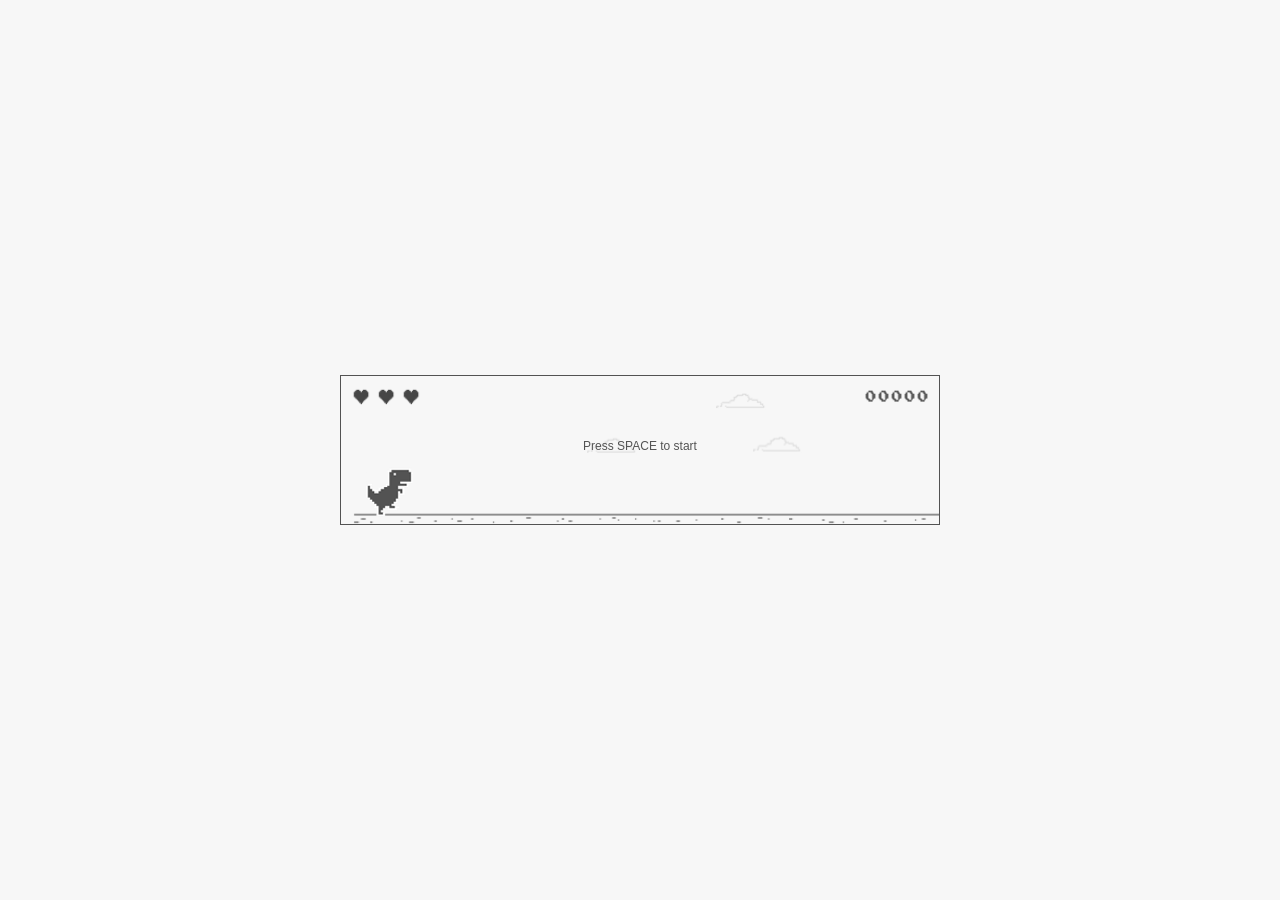
<file: index.html>
<!DOCTYPE html>
<html lang="ko">
<head>
    <meta charset="UTF-8">
    <meta name="viewport" content="width=device-width, initial-scale=1.0, maximum-scale=1.0, user-scalable=no">
    <meta name="apple-mobile-web-app-capable" content="yes">
    <meta name="mobile-web-app-capable" content="yes">
    <title>공룡 게임</title>
    <style>
        * {
            margin: 0;
            padding: 0;
            box-sizing: border-box;
            -webkit-tap-highlight-color: transparent;
        }

        html, body {
            width: 100%;
            height: 100%;
            overflow: hidden;
            position: fixed;
            touch-action: none;
        }

        body {
            font-family: 'Courier New', Courier, monospace;
            background: #f7f7f7;
            display: flex;
            justify-content: center;
            align-items: center;
        }

        #gameContainer {
            position: relative;
            width: 100%;
            max-width: 800px;
            display: flex;
            flex-direction: column;
            align-items: center;
            justify-content: center;
        }

        #gameCanvas {
            display: block;
            width: 100%;
            height: auto;
            max-width: 800px;
            image-rendering: pixelated;
            image-rendering: crisp-edges;
            border: 1px solid #535353;
            touch-action: none;
        }

        #mobileControls {
            display: none;
            position: fixed;
            bottom: 20px;
            left: 50%;
            transform: translateX(-50%);
            gap: 20px;
            z-index: 1000;
        }

        .control-hint {
            background: rgba(83, 83, 83, 0.8);
            color: white;
            padding: 10px 20px;
            border-radius: 8px;
            font-size: 14px;
            text-align: center;
        }

        @media (max-width: 800px) {
            #mobileControls {
                display: flex;
            }

            #gameCanvas {
                border: none;
            }
        }

        @media (orientation: portrait) {
            body {
                align-items: flex-start;
                padding-top: 20px;
            }
        }
    </style>
</head>
<body>
    <div id="gameContainer">
        <canvas id="gameCanvas"></canvas>
        <div id="mobileControls">
            <div class="control-hint">위쪽 탭: 점프 | 아래쪽 탭: 숙이기</div>
        </div>
    </div>
    <script src="game.js"></script>
</body>
</html>
</file>
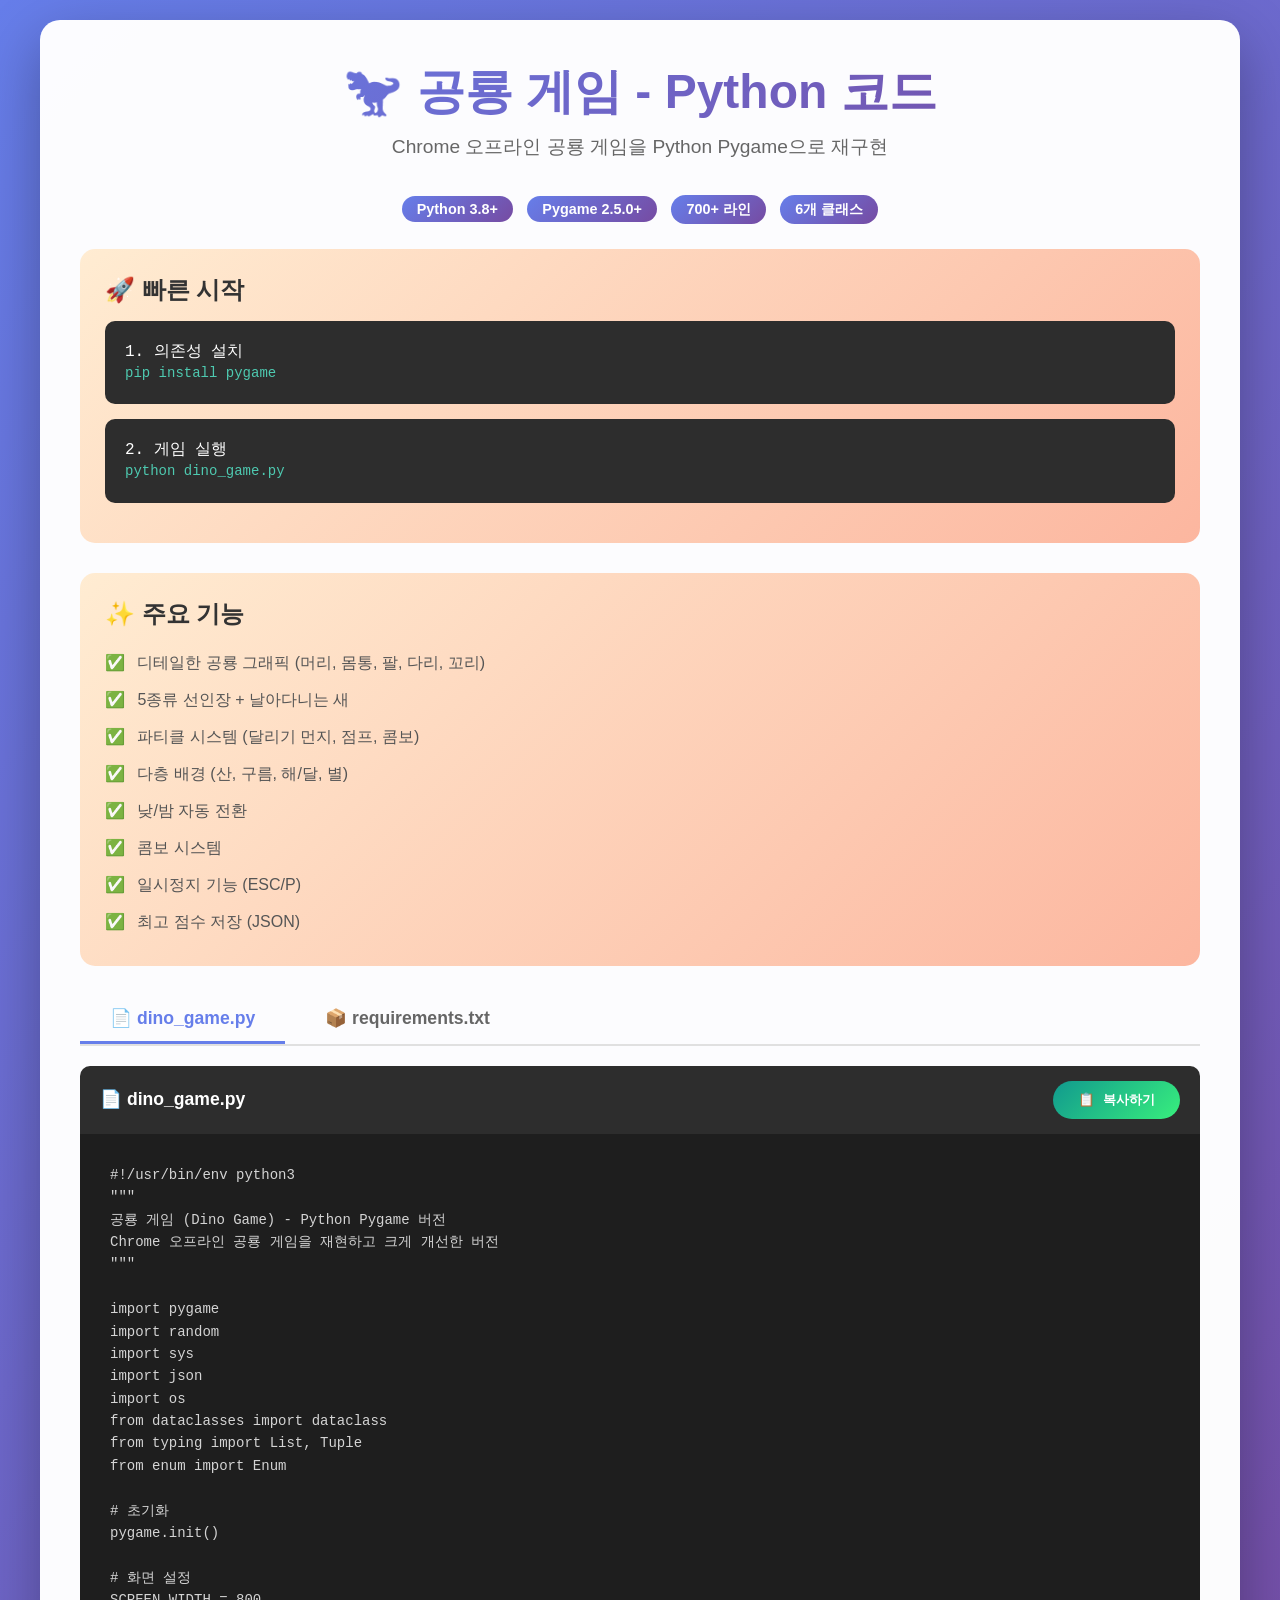
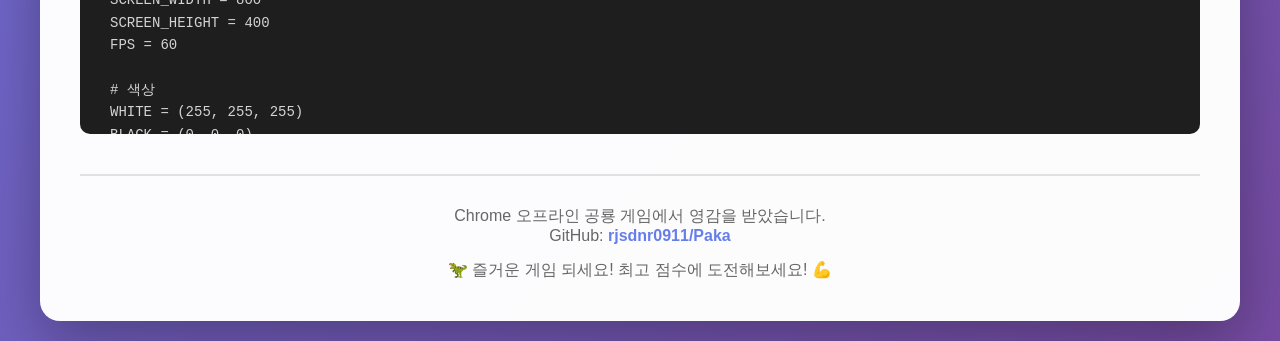
<file: code-viewer.html>
<!DOCTYPE html>
<html lang="ko">
<head>
    <meta charset="UTF-8">
    <meta name="viewport" content="width=device-width, initial-scale=1.0">
    <title>🦖 공룡 게임 - Python 코드</title>
    <style>
        * {
            margin: 0;
            padding: 0;
            box-sizing: border-box;
        }

        body {
            font-family: 'Segoe UI', Tahoma, Geneva, Verdana, sans-serif;
            background: linear-gradient(135deg, #667eea 0%, #764ba2 100%);
            padding: 20px;
            min-height: 100vh;
        }

        .container {
            max-width: 1200px;
            margin: 0 auto;
            background: rgba(255, 255, 255, 0.98);
            border-radius: 20px;
            box-shadow: 0 20px 60px rgba(0, 0, 0, 0.3);
            padding: 40px;
        }

        h1 {
            text-align: center;
            background: linear-gradient(135deg, #667eea 0%, #764ba2 100%);
            -webkit-background-clip: text;
            -webkit-text-fill-color: transparent;
            background-clip: text;
            font-size: 3em;
            margin-bottom: 10px;
            font-weight: 900;
        }

        .subtitle {
            text-align: center;
            color: #666;
            font-size: 1.2em;
            margin-bottom: 30px;
        }

        .tabs {
            display: flex;
            gap: 10px;
            margin-bottom: 20px;
            border-bottom: 2px solid #e0e0e0;
        }

        .tab {
            padding: 12px 30px;
            background: transparent;
            border: none;
            cursor: pointer;
            font-size: 1.1em;
            font-weight: 600;
            color: #666;
            border-bottom: 3px solid transparent;
            transition: all 0.3s ease;
        }

        .tab:hover {
            color: #667eea;
        }

        .tab.active {
            color: #667eea;
            border-bottom-color: #667eea;
        }

        .tab-content {
            display: none;
        }

        .tab-content.active {
            display: block;
        }

        .code-header {
            display: flex;
            justify-content: space-between;
            align-items: center;
            background: #2d2d2d;
            padding: 15px 20px;
            border-radius: 10px 10px 0 0;
            margin-top: 20px;
        }

        .code-title {
            color: #fff;
            font-weight: 600;
            font-size: 1.1em;
        }

        .copy-btn {
            background: linear-gradient(135deg, #11998e 0%, #38ef7d 100%);
            color: white;
            border: none;
            padding: 10px 25px;
            border-radius: 25px;
            cursor: pointer;
            font-weight: 600;
            transition: all 0.3s ease;
            display: flex;
            align-items: center;
            gap: 8px;
        }

        .copy-btn:hover {
            transform: translateY(-2px);
            box-shadow: 0 5px 15px rgba(56, 239, 125, 0.4);
        }

        .copy-btn:active {
            transform: translateY(0);
        }

        .copy-btn.copied {
            background: linear-gradient(135deg, #f39c12 0%, #f1c40f 100%);
        }

        pre {
            margin: 0;
            background: #1e1e1e;
            padding: 30px;
            border-radius: 0 0 10px 10px;
            overflow-x: auto;
            max-height: 600px;
            overflow-y: auto;
        }

        code {
            font-family: 'Consolas', 'Monaco', 'Courier New', monospace;
            font-size: 14px;
            line-height: 1.6;
            color: #d4d4d4;
        }

        /* 간단한 신택스 하이라이팅 */
        .keyword { color: #569cd6; }
        .string { color: #ce9178; }
        .comment { color: #6a9955; }
        .function { color: #dcdcaa; }
        .number { color: #b5cea8; }

        .info-section {
            background: linear-gradient(135deg, #ffecd2 0%, #fcb69f 100%);
            padding: 25px;
            border-radius: 15px;
            margin-bottom: 30px;
        }

        .info-section h2 {
            color: #333;
            margin-bottom: 15px;
            font-size: 1.5em;
        }

        .info-section p {
            color: #555;
            line-height: 1.8;
            margin-bottom: 10px;
        }

        .info-section ul {
            list-style: none;
            padding-left: 0;
        }

        .info-section li {
            padding: 8px 0;
            color: #555;
        }

        .info-section li:before {
            content: "✅ ";
            margin-right: 8px;
        }

        .command-box {
            background: #2d2d2d;
            color: #fff;
            padding: 20px;
            border-radius: 10px;
            margin: 15px 0;
            font-family: 'Consolas', 'Monaco', 'Courier New', monospace;
        }

        .command-box code {
            color: #4ec9b0;
        }

        .badge {
            display: inline-block;
            padding: 5px 15px;
            background: linear-gradient(135deg, #667eea 0%, #764ba2 100%);
            color: white;
            border-radius: 20px;
            font-size: 0.9em;
            font-weight: 600;
            margin: 5px;
        }

        .badges {
            text-align: center;
            margin: 20px 0;
        }

        @media (max-width: 768px) {
            .container {
                padding: 20px;
            }

            h1 {
                font-size: 2em;
            }

            .tabs {
                flex-direction: column;
            }

            .tab {
                text-align: center;
            }

            pre {
                font-size: 12px;
                padding: 15px;
            }

            .code-header {
                flex-direction: column;
                gap: 10px;
            }
        }

        .footer {
            text-align: center;
            margin-top: 40px;
            padding-top: 30px;
            border-top: 2px solid #e0e0e0;
            color: #666;
        }

        .footer a {
            color: #667eea;
            text-decoration: none;
            font-weight: 600;
        }

        .footer a:hover {
            text-decoration: underline;
        }
    </style>
</head>
<body>
    <div class="container">
        <h1>🦖 공룡 게임 - Python 코드</h1>
        <p class="subtitle">Chrome 오프라인 공룡 게임을 Python Pygame으로 재구현</p>

        <div class="badges">
            <span class="badge">Python 3.8+</span>
            <span class="badge">Pygame 2.5.0+</span>
            <span class="badge">700+ 라인</span>
            <span class="badge">6개 클래스</span>
        </div>

        <div class="info-section">
            <h2>🚀 빠른 시작</h2>
            <div class="command-box">
                <div>1. 의존성 설치</div>
                <code>pip install pygame</code>
            </div>
            <div class="command-box">
                <div>2. 게임 실행</div>
                <code>python dino_game.py</code>
            </div>
        </div>

        <div class="info-section">
            <h2>✨ 주요 기능</h2>
            <ul>
                <li>디테일한 공룡 그래픽 (머리, 몸통, 팔, 다리, 꼬리)</li>
                <li>5종류 선인장 + 날아다니는 새</li>
                <li>파티클 시스템 (달리기 먼지, 점프, 콤보)</li>
                <li>다층 배경 (산, 구름, 해/달, 별)</li>
                <li>낮/밤 자동 전환</li>
                <li>콤보 시스템</li>
                <li>일시정지 기능 (ESC/P)</li>
                <li>최고 점수 저장 (JSON)</li>
            </ul>
        </div>

        <div class="tabs">
            <button class="tab active" onclick="showTab('main-code')">
                📄 dino_game.py
            </button>
            <button class="tab" onclick="showTab('requirements')">
                📦 requirements.txt
            </button>
        </div>

        <!-- dino_game.py 탭 -->
        <div id="main-code" class="tab-content active">
            <div class="code-header">
                <span class="code-title">📄 dino_game.py</span>
                <button class="copy-btn" onclick="copyCode('main-code-content')">
                    <span>📋</span>
                    <span class="btn-text">복사하기</span>
                </button>
            </div>
            <pre><code id="main-code-content">#!/usr/bin/env python3
"""
공룡 게임 (Dino Game) - Python Pygame 버전
Chrome 오프라인 공룡 게임을 재현하고 크게 개선한 버전
"""

import pygame
import random
import sys
import json
import os
from dataclasses import dataclass
from typing import List, Tuple
from enum import Enum

# 초기화
pygame.init()

# 화면 설정
SCREEN_WIDTH = 800
SCREEN_HEIGHT = 400
FPS = 60

# 색상
WHITE = (255, 255, 255)
BLACK = (0, 0, 0)
GRAY = (128, 128, 128)
DARK_GRAY = (44, 62, 80)
LIGHT_GRAY = (149, 165, 166)
GREEN = (39, 174, 96)
DARK_GREEN = (34, 153, 84)
ORANGE = (243, 156, 18)
GOLD = (241, 196, 15)
SKY_BLUE = (224, 246, 255)
NIGHT_BLUE = (44, 62, 80)
MOON_WHITE = (236, 240, 241)

# 게임 설정
GRAVITY = 0.8
JUMP_POWER = -15
GROUND_Y = 300
INITIAL_GAME_SPEED = 9


class TimeOfDay(Enum):
    """낮/밤 모드"""
    DAY = "day"
    NIGHT = "night"


@dataclass
class Particle:
    """파티클 효과"""
    x: float
    y: float
    vx: float
    vy: float
    size: float
    life: float
    decay: float
    color: Tuple[int, int, int]

    def update(self):
        self.x += self.vx
        self.y += self.vy
        self.life -= self.decay

    def draw(self, screen):
        if self.life > 0:
            alpha = int(255 * self.life)
            surf = pygame.Surface((int(self.size * 2), int(self.size * 2)), pygame.SRCALPHA)
            color_with_alpha = (*self.color, alpha)
            pygame.draw.circle(surf, color_with_alpha, (int(self.size), int(self.size)), int(self.size))
            screen.blit(surf, (int(self.x - self.size), int(self.y - self.size)))

    def is_dead(self):
        return self.life <= 0


class Dino:
    """공룡 캐릭터"""
    def __init__(self):
        self.x = 50
        self.y = GROUND_Y
        self.width = 44
        self.height = 52
        self.vy = 0
        self.grounded = True
        self.ducking = False
        self.jump_power = JUMP_POWER
        self.frame = 0

    def update(self):
        # 중력 적용
        self.vy += GRAVITY
        self.y += self.vy

        # 바닥 체크
        ground_y = GROUND_Y if not self.ducking else GROUND_Y + 26
        if self.y >= ground_y:
            self.y = ground_y
            self.vy = 0
            self.grounded = True
        else:
            self.grounded = False

        self.frame += 1

    def jump(self):
        if self.grounded and not self.ducking:
            self.vy = self.jump_power
            self.grounded = False
            return True
        return False

    def duck(self, is_ducking):
        if self.grounded:
            self.ducking = is_ducking

    def draw(self, screen):
        if self.ducking:
            # 숙인 자세
            duck_y = self.y
            # 몸통
            pygame.draw.rect(screen, DARK_GRAY, (self.x, duck_y, 50, 20))
            # 머리
            pygame.draw.rect(screen, DARK_GRAY, (self.x + 40, duck_y - 8, 20, 16))
            # 눈
            pygame.draw.rect(screen, WHITE, (self.x + 50, duck_y - 4, 4, 4))
            # 꼬리
            pygame.draw.rect(screen, GRAY, (self.x - 10, duck_y + 5, 15, 8))
        else:
            # 머리
            pygame.draw.rect(screen, DARK_GRAY, (self.x + 20, self.y, 24, 18))
            # 입
            pygame.draw.rect(screen, WHITE, (self.x + 38, self.y + 10, 6, 2))
            # 눈
            pygame.draw.rect(screen, WHITE, (self.x + 32, self.y + 4, 6, 6))
            pygame.draw.rect(screen, BLACK, (self.x + 34, self.y + 6, 2, 2))

            # 몸통
            pygame.draw.rect(screen, DARK_GRAY, (self.x + 14, self.y + 18, 26, 28))
            # 배
            pygame.draw.rect(screen, GRAY, (self.x + 18, self.y + 24, 18, 18))

            # 팔
            arm_offset = 2 if (self.frame // 3) % 2 == 0 else 0
            pygame.draw.rect(screen, DARK_GRAY, (self.x + 12, self.y + 22 + arm_offset, 8, 12))

            # 꼬리
            points = [(self.x + 10, self.y + 24), (self.x, self.y + 20), (self.x + 4, self.y + 32)]
            pygame.draw.polygon(screen, GRAY, points)

            # 다리
            leg_offset = 6 if (self.frame // 3) % 2 == 0 else 0
            # 왼쪽 다리
            pygame.draw.rect(screen, DARK_GRAY, (self.x + 16, self.y + 46, 8, 12 + leg_offset))
            pygame.draw.rect(screen, DARK_GRAY, (self.x + 14, self.y + 58 + leg_offset, 12, 4))
            # 오른쪽 다리
            pygame.draw.rect(screen, DARK_GRAY, (self.x + 28, self.y + 46, 8, 12 - leg_offset))
            pygame.draw.rect(screen, DARK_GRAY, (self.x + 26, self.y + 58 - leg_offset, 12, 4))

    def get_hitbox(self):
        if self.ducking:
            return pygame.Rect(self.x + 5, self.y, 45, 20)
        return pygame.Rect(self.x + 10, self.y + 5, 34, 52)


class Obstacle:
    """장애물 클래스"""
    def __init__(self, obstacle_type=None):
        self.x = SCREEN_WIDTH
        self.passed = False

        if obstacle_type == 'bird':
            self.type = 'bird'
            self.width = 40
            self.height = 30
            self.y = GROUND_Y - self.height - (60 if random.random() > 0.5 else 100)
            self.wing_frame = 0
        else:
            types = ['single', 'double', 'triple', 'tall', 'small']
            self.type = obstacle_type if obstacle_type in types else random.choice(types)

            if self.type == 'single':
                self.width, self.height = 20, 50
            elif self.type == 'double':
                self.width, self.height = 40, 50
            elif self.type == 'triple':
                self.width, self.height = 60, 50
            elif self.type == 'tall':
                self.width, self.height = 20, 70
            else:  # small
                self.width, self.height = 30, 30

            self.y = GROUND_Y - self.height

    def update(self, game_speed):
        self.x -= game_speed
        if self.type == 'bird':
            self.wing_frame += 0.3

    def draw(self, screen):
        if self.type == 'bird':
            # 새 그리기
            # 몸통
            pygame.draw.rect(screen, GRAY, (self.x + 10, self.y + 10, 20, 12))
            # 머리
            pygame.draw.rect(screen, GRAY, (self.x + 26, self.y + 8, 12, 10))
            # 눈
            pygame.draw.rect(screen, WHITE, (self.x + 32, self.y + 10, 3, 3))
            # 부리
            pygame.draw.rect(screen, (231, 76, 60), (self.x + 38, self.y + 12, 4, 2))

            # 날개
            wing_up = (self.wing_frame % 20) < 10
            if wing_up:
                pygame.draw.rect(screen, GRAY, (self.x + 8, self.y + 2, 18, 8))
                pygame.draw.rect(screen, GRAY, (self.x + 14, self.y + 22, 18, 8))
            else:
                pygame.draw.rect(screen, GRAY, (self.x + 8, self.y + 12, 18, 8))
                pygame.draw.rect(screen, GRAY, (self.x + 14, self.y + 12, 18, 8))
        else:
            self._draw_cactus(screen)

    def _draw_cactus(self, screen):
        if self.type == 'single':
            self._draw_single_cactus(screen, self.x, self.y, self.height)
        elif self.type == 'double':
            self._draw_single_cactus(screen, self.x, self.y, self.height)
            self._draw_single_cactus(screen, self.x + 22, self.y, self.height)
        elif self.type == 'triple':
            for i in range(3):
                self._draw_single_cactus(screen, self.x + i * 22, self.y, self.height)
        elif self.type == 'tall':
            self._draw_single_cactus(screen, self.x, self.y, self.height, tall=True)
        else:  # small
            for i in range(3):
                pygame.draw.rect(screen, GREEN, (self.x + i * 10, self.y + 10, 8, 20))
                pygame.draw.rect(screen, GREEN, (self.x + i * 10 + 2, self.y + 6, 4, 8))

    def _draw_single_cactus(self, screen, x, y, height, tall=False):
        # 메인 줄기
        pygame.draw.rect(screen, GREEN, (x + 6, y, 12, height))

        if tall:
            pygame.draw.rect(screen, GREEN, (x, y + 15, 10, 25))
            pygame.draw.rect(screen, GREEN, (x + 16, y + 20, 10, 20))
        else:
            pygame.draw.rect(screen, GREEN, (x, y + 12, 10, 20))
            pygame.draw.rect(screen, GREEN, (x, y + 12, 6, 4))
            pygame.draw.rect(screen, GREEN, (x + 14, y + 18, 10, 15))
            pygame.draw.rect(screen, GREEN, (x + 18, y + 18, 6, 4))

        # 가시
        for i in range(3):
            pygame.draw.rect(screen, DARK_GREEN, (x + 4, y + 10 + i * 12, 2, 2))
            pygame.draw.rect(screen, DARK_GREEN, (x + 16, y + 10 + i * 12, 2, 2))

    def is_off_screen(self):
        return self.x + self.width < 0

    def collides_with(self, dino):
        dino_hitbox = dino.get_hitbox()
        obstacle_hitbox = pygame.Rect(self.x + 5, self.y + 5, self.width - 10, self.height - 10)
        return dino_hitbox.colliderect(obstacle_hitbox)


class Background:
    """배경 요소"""
    def __init__(self):
        self.mountains = [
            {'x': i * 200 - 100, 'height': random.randint(60, 140), 'width': random.randint(100, 250)}
            for i in range(5)
        ]
        self.clouds = [
            {'x': random.randint(0, SCREEN_WIDTH), 'y': random.randint(30, 150), 'speed': random.uniform(1, 2)}
            for _ in range(5)
        ]
        self.stars = [
            {'x': random.randint(0, SCREEN_WIDTH), 'y': random.randint(0, GROUND_Y - 50),
             'size': random.randint(1, 3), 'twinkle': random.uniform(0, 6.28)}
            for _ in range(50)
        ]
        self.sun_angle = 0

    def update(self, game_speed, time_of_day):
        # 산 업데이트
        for mountain in self.mountains:
            mountain['x'] -= game_speed * 0.1
            if mountain['x'] + mountain['width'] < 0:
                mountain['x'] = SCREEN_WIDTH

        # 구름 업데이트
        for cloud in self.clouds:
            cloud['x'] -= cloud['speed'] * 0.6
            if cloud['x'] < -100:
                cloud['x'] = SCREEN_WIDTH + 50

        # 별 반짝임
        for star in self.stars:
            star['twinkle'] += 0.05

        self.sun_angle += 0.01

    def draw(self, screen, time_of_day, score):
        # 배경색
        if time_of_day == TimeOfDay.NIGHT:
            screen.fill(NIGHT_BLUE)
        else:
            screen.fill(SKY_BLUE)

        # 별 (밤에만)
        if time_of_day == TimeOfDay.NIGHT:
            for star in self.stars:
                alpha = int((abs(pygame.math.Vector2(1, 0).rotate(star['twinkle'] * 57.3).x) + 1) / 2 * 255)
                surf = pygame.Surface((star['size'] * 2, star['size'] * 2), pygame.SRCALPHA)
                color = (*WHITE, alpha)
                pygame.draw.circle(surf, color, (star['size'], star['size']), star['size'])
                screen.blit(surf, (star['x'], star['y']))

        # 해/달
        sun_x, sun_y = 700, 60
        if time_of_day == TimeOfDay.DAY:
            # 해
            pygame.draw.circle(screen, ORANGE, (sun_x, sun_y), 30)
            # 햇살
            for i in range(8):
                angle = (360 / 8) * i + self.sun_angle * 57.3
                rad = angle * 0.0174533
                start_x = sun_x + int(35 * pygame.math.Vector2(1, 0).rotate(angle).x)
                start_y = sun_y + int(35 * pygame.math.Vector2(1, 0).rotate(angle).y)
                end_x = sun_x + int(50 * pygame.math.Vector2(1, 0).rotate(angle).x)
                end_y = sun_y + int(50 * pygame.math.Vector2(1, 0).rotate(angle).y)
                pygame.draw.line(screen, ORANGE, (start_x, start_y), (end_x, end_y), 3)
        else:
            # 달
            pygame.draw.circle(screen, MOON_WHITE, (sun_x, sun_y), 30)
            pygame.draw.circle(screen, LIGHT_GRAY, (sun_x - 8, sun_y - 5), 6)
            pygame.draw.circle(screen, LIGHT_GRAY, (sun_x + 5, sun_y + 8), 4)

        # 산
        color = GRAY if time_of_day == TimeOfDay.NIGHT else LIGHT_GRAY
        for mountain in self.mountains:
            points = [
                (mountain['x'], GROUND_Y),
                (mountain['x'] + mountain['width'] / 2, GROUND_Y - mountain['height']),
                (mountain['x'] + mountain['width'], GROUND_Y)
            ]
            pygame.draw.polygon(screen, color, points)

        # 구름
        if time_of_day == TimeOfDay.NIGHT:
            cloud_color = (189, 195, 199, 100)
        else:
            cloud_color = (236, 240, 241, 230)

        for cloud in self.clouds:
            surf = pygame.Surface((70, 40), pygame.SRCALPHA)
            pygame.draw.circle(surf, cloud_color, (18, 20), 18)
            pygame.draw.circle(surf, cloud_color, (35, 20), 24)
            pygame.draw.circle(surf, cloud_color, (55, 20), 18)
            pygame.draw.circle(surf, cloud_color, (25, 12), 16)
            pygame.draw.circle(surf, cloud_color, (45, 12), 16)
            screen.blit(surf, (int(cloud['x']), int(cloud['y'])))


class Game:
    """메인 게임 클래스"""
    def __init__(self):
        self.screen = pygame.display.set_mode((SCREEN_WIDTH, SCREEN_HEIGHT))
        pygame.display.set_caption("🦖 공룡 게임 (Dino Game)")
        self.clock = pygame.time.Clock()
        self.font = pygame.font.Font(None, 36)
        self.big_font = pygame.font.Font(None, 72)
        self.small_font = pygame.font.Font(None, 24)

        self.reset_game()
        self.high_score = self.load_high_score()

    def reset_game(self):
        self.dino = Dino()
        self.obstacles: List[Obstacle] = []
        self.particles: List[Particle] = []
        self.background = Background()

        self.game_speed = INITIAL_GAME_SPEED
        self.score = 0
        self.combo = 0
        self.max_combo = 0
        self.obstacle_timer = 0
        self.obstacle_interval = 70
        self.time_of_day = TimeOfDay.DAY

        self.running = True
        self.game_started = False
        self.game_over = False
        self.paused = False

    def load_high_score(self):
        try:
            if os.path.exists('high_score.json'):
                with open('high_score.json', 'r') as f:
                    data = json.load(f)
                    return data.get('high_score', 0)
        except:
            pass
        return 0

    def save_high_score(self):
        try:
            with open('high_score.json', 'w') as f:
                json.dump({'high_score': self.high_score}, f)
        except:
            pass

    def spawn_obstacle(self):
        bird_chance = min(0.3, self.score / 5000)
        if random.random() < bird_chance:
            self.obstacles.append(Obstacle('bird'))
        else:
            self.obstacles.append(Obstacle())

    def create_particles(self, x, y, count, color):
        for _ in range(count):
            particle = Particle(
                x=x + random.uniform(-10, 10),
                y=y + random.uniform(-5, 5),
                vx=random.uniform(-2, -1),
                vy=random.uniform(-2, 2),
                size=random.uniform(2, 5),
                life=1.0,
                decay=random.uniform(0.01, 0.02),
                color=color
            )
            self.particles.append(particle)

    def handle_events(self):
        for event in pygame.event.get():
            if event.type == pygame.QUIT:
                self.running = False

            elif event.type == pygame.KEYDOWN:
                # 일시정지
                if event.key in (pygame.K_ESCAPE, pygame.K_p) and self.game_started and not self.game_over:
                    self.paused = not self.paused

                # 점프
                elif event.key in (pygame.K_SPACE, pygame.K_UP):
                    if not self.game_started:
                        self.game_started = True
                    elif self.game_over:
                        self.reset_game()
                        self.game_started = True
                    elif not self.paused:
                        if self.dino.jump():
                            self.create_particles(self.dino.x + 20, self.dino.y + self.dino.height, 5, LIGHT_GRAY)

                # 숙이기
                elif event.key == pygame.K_DOWN and self.game_started and not self.paused:
                    self.dino.duck(True)

            elif event.type == pygame.KEYUP:
                if event.key == pygame.K_DOWN:
                    self.dino.duck(False)

    def update(self):
        if not self.game_started or self.game_over or self.paused:
            return

        # 공룡 업데이트
        self.dino.update()

        # 배경 업데이트
        self.background.update(self.game_speed, self.time_of_day)

        # 점수 업데이트
        self.score += 1

        # 속도 증가
        if self.score % 200 == 0 and self.score > 0:
            self.game_speed += 0.8
            self.obstacle_interval = max(40, self.obstacle_interval - 3)

        # 낮/밤 전환
        if self.score % 1000 == 0 and self.score > 0:
            self.time_of_day = TimeOfDay.NIGHT if self.time_of_day == TimeOfDay.DAY else TimeOfDay.DAY

        # 장애물 생성
        self.obstacle_timer += 1
        if self.obstacle_timer > self.obstacle_interval:
            self.spawn_obstacle()
            self.obstacle_timer = 0

        # 장애물 업데이트
        for obstacle in self.obstacles[:]:
            obstacle.update(self.game_speed)

            # 충돌 체크
            if obstacle.collides_with(self.dino):
                self.game_over = True
                final_score = self.score // 10
                if final_score > self.high_score:
                    self.high_score = final_score
                    self.save_high_score()
                return

            # 통과 체크 (콤보)
            if not obstacle.passed and obstacle.x + obstacle.width < self.dino.x:
                obstacle.passed = True
                self.combo += 1
                self.max_combo = max(self.max_combo, self.combo)

                if self.combo % 5 == 0:
                    self.create_particles(self.dino.x + 20, self.dino.y + 20, 10, GOLD)

            # 화면 밖으로 나간 장애물 제거
            if obstacle.is_off_screen():
                self.obstacles.remove(obstacle)

        # 파티클 업데이트
        for particle in self.particles[:]:
            particle.update()
            if particle.is_dead():
                self.particles.remove(particle)

        # 달리기 먼지
        if self.dino.grounded and random.random() > 0.7:
            self.create_particles(self.dino.x + 10, self.dino.y + self.dino.height + 5, 1, LIGHT_GRAY)

    def draw(self):
        # 배경 그리기
        self.background.draw(self.screen, self.time_of_day, self.score)

        # 바닥 그리기
        color = GRAY if self.time_of_day == TimeOfDay.NIGHT else DARK_GRAY
        pygame.draw.line(self.screen, color, (0, GROUND_Y), (SCREEN_WIDTH, GROUND_Y), 3)

        # 바닥 패턴
        for i in range(0, SCREEN_WIDTH, 30):
            offset = (self.score * 3) % 30
            pygame.draw.rect(self.screen, color, (i - offset, GROUND_Y + 5, 12, 3))
            if i % 60 == 0:
                pygame.draw.rect(self.screen, color, (i - offset + 15, GROUND_Y + 8, 4, 2))

        # 파티클 그리기
        for particle in self.particles:
            particle.draw(self.screen)

        if self.game_started and not self.game_over:
            # 공룡 그리기
            self.dino.draw(self.screen)

            # 장애물 그리기
            for obstacle in self.obstacles:
                obstacle.draw(self.screen)

            # 점수 표시
            score_text = self.font.render(f'점수: {self.score // 10}', True, DARK_GRAY)
            self.screen.blit(score_text, (20, 20))

            high_score_text = self.font.render(f'최고: {self.high_score}', True, DARK_GRAY)
            self.screen.blit(high_score_text, (20, 60))

            # 콤보 표시
            if self.combo > 0:
                combo_text = self.font.render(f'콤보 x{self.combo}', True, GOLD)
                self.screen.blit(combo_text, (20, 100))

            # 일시정지 화면
            if self.paused:
                overlay = pygame.Surface((SCREEN_WIDTH, SCREEN_HEIGHT), pygame.SRCALPHA)
                overlay.fill((0, 0, 0, 180))
                self.screen.blit(overlay, (0, 0))

                pause_text = self.big_font.render('일시정지', True, WHITE)
                pause_rect = pause_text.get_rect(center=(SCREEN_WIDTH // 2, SCREEN_HEIGHT // 2 - 20))
                self.screen.blit(pause_text, pause_rect)

                help_text = self.small_font.render('ESC 또는 P 키를 눌러 재개', True, WHITE)
                help_rect = help_text.get_rect(center=(SCREEN_WIDTH // 2, SCREEN_HEIGHT // 2 + 30))
                self.screen.blit(help_text, help_rect)

        elif self.game_over:
            # 게임 오버 화면
            overlay = pygame.Surface((SCREEN_WIDTH, SCREEN_HEIGHT), pygame.SRCALPHA)
            overlay.fill((0, 0, 0, 180))
            self.screen.blit(overlay, (0, 0))

            game_over_text = self.big_font.render('게임 오버!', True, WHITE)
            game_over_rect = game_over_text.get_rect(center=(SCREEN_WIDTH // 2, SCREEN_HEIGHT // 2 - 60))
            self.screen.blit(game_over_text, game_over_rect)

            score_text = self.font.render(f'점수: {self.score // 10}', True, WHITE)
            score_rect = score_text.get_rect(center=(SCREEN_WIDTH // 2, SCREEN_HEIGHT // 2 - 10))
            self.screen.blit(score_text, score_rect)

            combo_text = self.font.render(f'최대 콤보: {self.max_combo}', True, GOLD)
            combo_rect = combo_text.get_rect(center=(SCREEN_WIDTH // 2, SCREEN_HEIGHT // 2 + 30))
            self.screen.blit(combo_text, combo_rect)

            restart_text = self.small_font.render('스페이스바를 눌러 다시 시작', True, WHITE)
            restart_rect = restart_text.get_rect(center=(SCREEN_WIDTH // 2, SCREEN_HEIGHT // 2 + 70))
            self.screen.blit(restart_text, restart_rect)

        else:
            # 시작 화면
            self.dino.y = GROUND_Y
            self.dino.draw(self.screen)

            title_text = self.big_font.render('🦖 공룡 게임', True, DARK_GRAY)
            title_rect = title_text.get_rect(center=(SCREEN_WIDTH // 2, SCREEN_HEIGHT // 2 - 40))
            self.screen.blit(title_text, title_rect)

            start_text = self.font.render('스페이스바를 눌러 시작하세요!', True, DARK_GRAY)
            start_rect = start_text.get_rect(center=(SCREEN_WIDTH // 2, SCREEN_HEIGHT // 2 + 10))
            self.screen.blit(start_text, start_rect)

            help_text = self.small_font.render('↑ 점프 | ↓ 숙이기 | ESC/P 일시정지', True, GRAY)
            help_rect = help_text.get_rect(center=(SCREEN_WIDTH // 2, SCREEN_HEIGHT // 2 + 50))
            self.screen.blit(help_text, help_rect)

        pygame.display.flip()

    def run(self):
        """메인 게임 루프"""
        while self.running:
            self.handle_events()
            self.update()
            self.draw()
            self.clock.tick(FPS)

        pygame.quit()
        sys.exit()


def main():
    """게임 시작"""
    game = Game()
    game.run()


if __name__ == '__main__':
    main()
</code></pre>
        </div>

        <!-- requirements.txt 탭 -->
        <div id="requirements" class="tab-content">
            <div class="code-header">
                <span class="code-title">📦 requirements.txt</span>
                <button class="copy-btn" onclick="copyCode('requirements-content')">
                    <span>📋</span>
                    <span class="btn-text">복사하기</span>
                </button>
            </div>
            <pre><code id="requirements-content">pygame>=2.5.0</code></pre>
        </div>

        <div class="footer">
            <p>Chrome 오프라인 공룡 게임에서 영감을 받았습니다.</p>
            <p>GitHub: <a href="https://github.com/rjsdnr0911/Paka" target="_blank">rjsdnr0911/Paka</a></p>
            <p style="margin-top: 15px;">🦖 즐거운 게임 되세요! 최고 점수에 도전해보세요! 💪</p>
        </div>
    </div>

    <script>
        function showTab(tabId) {
            // 모든 탭 콘텐츠 숨기기
            const contents = document.querySelectorAll('.tab-content');
            contents.forEach(content => content.classList.remove('active'));

            // 모든 탭 버튼 비활성화
            const tabs = document.querySelectorAll('.tab');
            tabs.forEach(tab => tab.classList.remove('active'));

            // 선택된 탭 표시
            document.getElementById(tabId).classList.add('active');
            event.target.classList.add('active');
        }

        function copyCode(elementId) {
            const codeElement = document.getElementById(elementId);
            const code = codeElement.textContent;

            // 클립보드에 복사
            navigator.clipboard.writeText(code).then(() => {
                // 버튼 텍스트 변경
                const button = event.currentTarget;
                const btnText = button.querySelector('.btn-text');
                const originalText = btnText.textContent;

                button.classList.add('copied');
                btnText.textContent = '복사 완료!';

                // 2초 후 원래 텍스트로 복원
                setTimeout(() => {
                    button.classList.remove('copied');
                    btnText.textContent = originalText;
                }, 2000);
            }).catch(err => {
                alert('복사에 실패했습니다. 다시 시도해주세요.');
                console.error('복사 실패:', err);
            });
        }
    </script>
</body>
</html>
</file>
